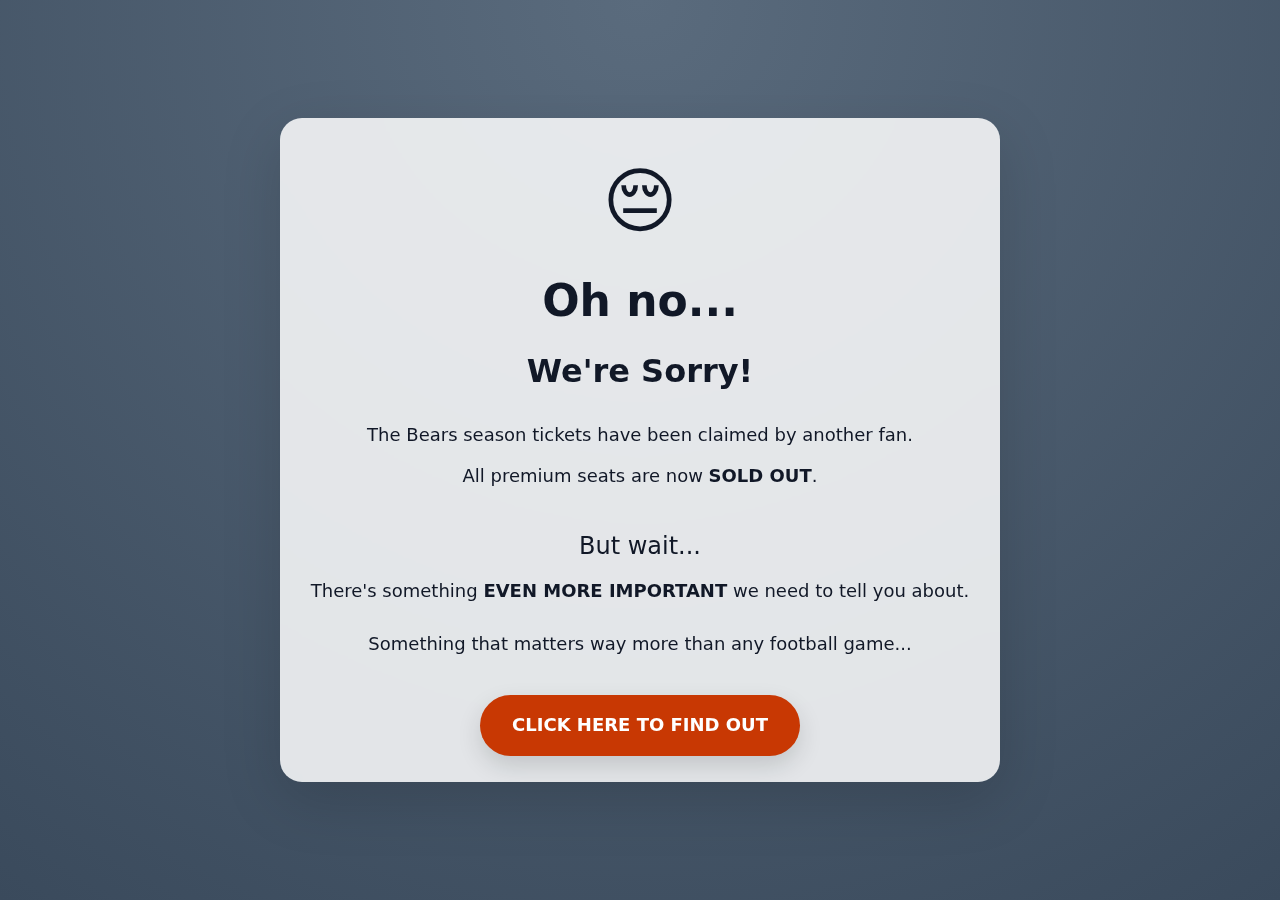
<file: page1.html>
<!DOCTYPE html>
<html lang="en">
<head>
  <meta charset="UTF-8">
  <meta name="viewport" content="width=device-width, initial-scale=1.0">
  <title>Oh no...</title>
  <link rel="stylesheet" href="styles.css">
</head>
<body class="soldout-theme">
  <div class="container">
    <span class="emoji">😔</span>
    
    <h1>Oh no...</h1>
    
    <h2 class="mb-medium">We're Sorry!</h2>
    
    <p class="mb-small">The Bears season tickets have been claimed by another fan.</p>
    <p class="mb-large">All premium seats are now <strong>SOLD OUT</strong>.</p>
    
    <p class="mb-small" style="font-size: 24px; margin-top: 32px;">But wait...</p>
    
    <p class="mb-medium">There's something <strong>EVEN MORE IMPORTANT</strong> we need to tell you about.</p>
    
    <p class="mb-large">Something that matters way more than any football game...</p>
    
    <a href="page2.html" class="btn btn-primary">CLICK HERE TO FIND OUT</a>
  </div>
</body>
</html>
</file>
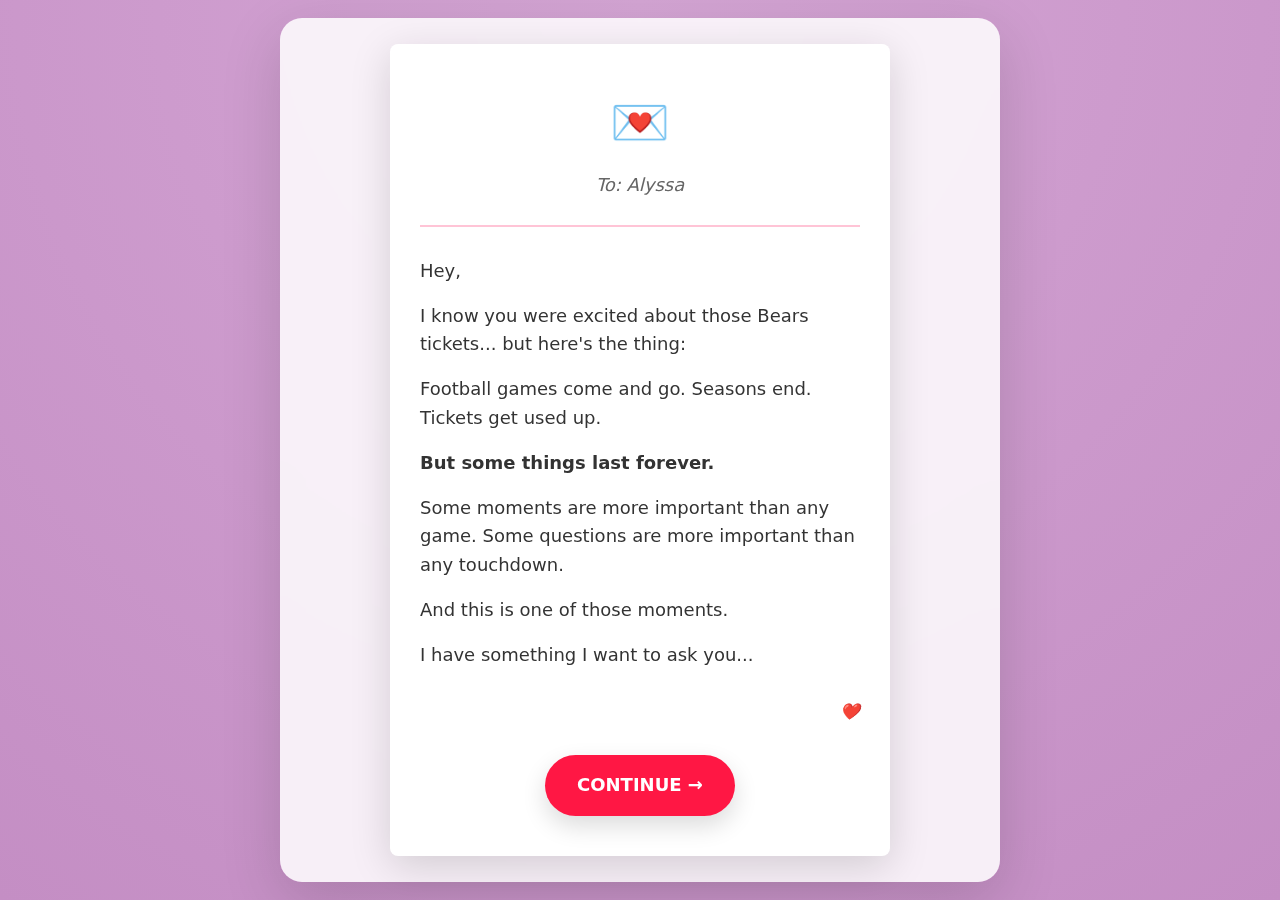
<file: page2.html>
<!DOCTYPE html>
<html lang="en">
<head>
  <meta charset="UTF-8">
  <meta name="viewport" content="width=device-width, initial-scale=1.0">
  <title>A Letter For You</title>
  <link rel="stylesheet" href="styles.css">
  <style>
    .letter-container {
      max-width: 500px;
      margin: 0 auto;
      padding: 40px 30px;
      background: #fff;
      box-shadow: 0 10px 40px rgba(0,0,0,0.15);
      border-radius: 8px;
      position: relative;
    }
    
    .letter-header {
      text-align: center;
      margin-bottom: 30px;
      padding-bottom: 20px;
      border-bottom: 2px solid #ffc4d6;
    }
    
    .letter-emoji {
      font-size: 48px;
      margin-bottom: 10px;
    }
    
    .letter-to {
      font-size: 18px;
      font-style: italic;
      color: #666;
      margin-bottom: 5px;
    }
    
    .letter-body {
      line-height: 1.8;
      color: #333;
      font-size: 16px;
      text-align: left;
    }
    
    .letter-body p {
      margin-bottom: 16px;
    }
    
    .letter-signature {
      margin-top: 30px;
      text-align: right;
      font-style: italic;
      color: #666;
    }
    
    .envelope-btn {
      margin-top: 30px;
      text-align: center;
    }
  </style>
</head>
<body class="transition-theme">
  <div class="container">
    <div class="letter-container">
      <div class="letter-header">
        <div class="letter-emoji">💌</div>
        <div class="letter-to">To: Alyssa</div>
      </div>
      
      <div class="letter-body">
        <p>Hey,</p>
        
        <p>I know you were excited about those Bears tickets... but here's the thing:</p>
        
        <p>Football games come and go. Seasons end. Tickets get used up.</p>
        
        <p><strong>But some things last forever.</strong></p>
        
        <p>Some moments are more important than any game. Some questions are more important than any touchdown.</p>
        
        <p>And this is one of those moments.</p>
        
        <p>I have something I want to ask you...</p>
      </div>
      
      <div class="letter-signature">
        ❤️
      </div>
      
      <div class="envelope-btn">
        <a href="end_page.html" class="btn btn-primary">CONTINUE →</a>
      </div>
    </div>
  </div>
</body>
</html>
</file>
<file: styles.css>
/* Valentine's Day Bears Game - Shared Styles */

/* CSS Variables */
:root {
  /* Bears Theme Colors */
  --bears-navy: #0B162A;
  --bears-orange: #C83803;
  --bears-orange-hover: #a02f02;
  --bears-bg1: #1a2744;
  --bears-bg2: #2d3a5c;
  
  /* Valentine's Theme Colors */
  --valentine-pink: #FFB6C1;
  --valentine-red: #FF1744;
  --valentine-bg1: #ffd6e7;
  --valentine-bg2: #ffeef6;
  
  /* Neutral Colors */
  --gray-light: #e5e7eb;
  --gray-dark: #111827;
  --white: #ffffff;
  
  /* Typography */
  --font-system: system-ui, -apple-system, sans-serif;
}

/* Reset & Base Styles */
* {
  box-sizing: border-box;
  margin: 0;
  padding: 0;
}

body {
  font-family: var(--font-system);
  line-height: 1.6;
  min-height: 100vh;
  display: grid;
  place-items: center;
  padding: 16px;
  margin: 0;
}

/* Container */
.container {
  width: min(720px, 92vw);
  padding: 26px 22px;
  background: rgba(255, 255, 255, 0.8);
  backdrop-filter: blur(10px);
  border-radius: 22px;
  text-align: center;
  box-shadow: 0 18px 60px rgba(0, 0, 0, 0.15);
}

/* Typography */
h1 {
  font-size: clamp(26px, 4vw, 44px);
  font-weight: 800;
  margin: 12px 0 18px;
  line-height: 1.2;
}

h2 {
  font-size: clamp(22px, 3.5vw, 32px);
  font-weight: 700;
  margin-bottom: 16px;
}

p {
  font-size: clamp(16px, 2.5vw, 18px);
  margin-bottom: 12px;
  line-height: 1.6;
}

.emoji {
  font-size: clamp(48px, 8vw, 72px);
  display: block;
  margin-bottom: 16px;
}

/* Buttons */
button, .btn {
  display: inline-block;
  padding: 16px 32px;
  font-size: 18px;
  font-weight: 800;
  border: none;
  border-radius: 999px;
  cursor: pointer;
  text-decoration: none;
  transition: transform 0.12s ease, background 0.12s ease;
  box-shadow: 0 10px 24px rgba(0, 0, 0, 0.14);
  user-select: none;
  -webkit-tap-highlight-color: transparent;
}

button:hover, .btn:hover {
  transform: translateY(-2px);
}

button:active, .btn:active {
  transform: translateY(0);
}

/* Bears Theme Styles */
.bears-theme {
  background: radial-gradient(circle at top, var(--bears-bg2), var(--bears-bg1));
  color: var(--white);
}

.bears-theme .container {
  background: rgba(255, 255, 255, 0.85);
  color: var(--bears-navy);
}

.bears-theme .btn-primary {
  background: var(--bears-orange);
  color: var(--white);
}

.bears-theme .btn-primary:hover {
  background: var(--bears-orange-hover);
}

/* Sold Out Theme */
.soldout-theme {
  background: radial-gradient(circle at top, #5a6b7d, #3a4a5c);
  color: var(--white);
}

.soldout-theme .container {
  background: rgba(255, 255, 255, 0.85);
  color: var(--gray-dark);
}

.soldout-theme .btn-primary {
  background: var(--bears-orange);
  color: var(--white);
}

.soldout-theme .btn-primary:hover {
  background: var(--bears-orange-hover);
}

/* Transition Theme */
.transition-theme {
  background: radial-gradient(circle at top, #d4a5d4, #c48ec4);
  color: var(--white);
}

.transition-theme .container {
  background: rgba(255, 255, 255, 0.85);
  color: var(--gray-dark);
}

.transition-theme .btn-primary {
  background: var(--valentine-red);
  color: var(--white);
}

.transition-theme .btn-primary:hover {
  background: #d01438;
}

/* Responsive Design */
@media (max-width: 768px) {
  .container {
    padding: 24px 20px;
  }
  
  button, .btn {
    padding: 14px 28px;
    font-size: 16px;
  }
}

@media (max-width: 480px) {
  body {
    padding: 12px;
  }
  
  .container {
    padding: 20px 16px;
  }
}

/* Utility Classes */
.text-center {
  text-align: center;
}

.mb-small {
  margin-bottom: 12px;
}

.mb-medium {
  margin-bottom: 24px;
}

.mb-large {
  margin-bottom: 36px;
}

.mt-medium {
  margin-top: 24px;
}
</file>
